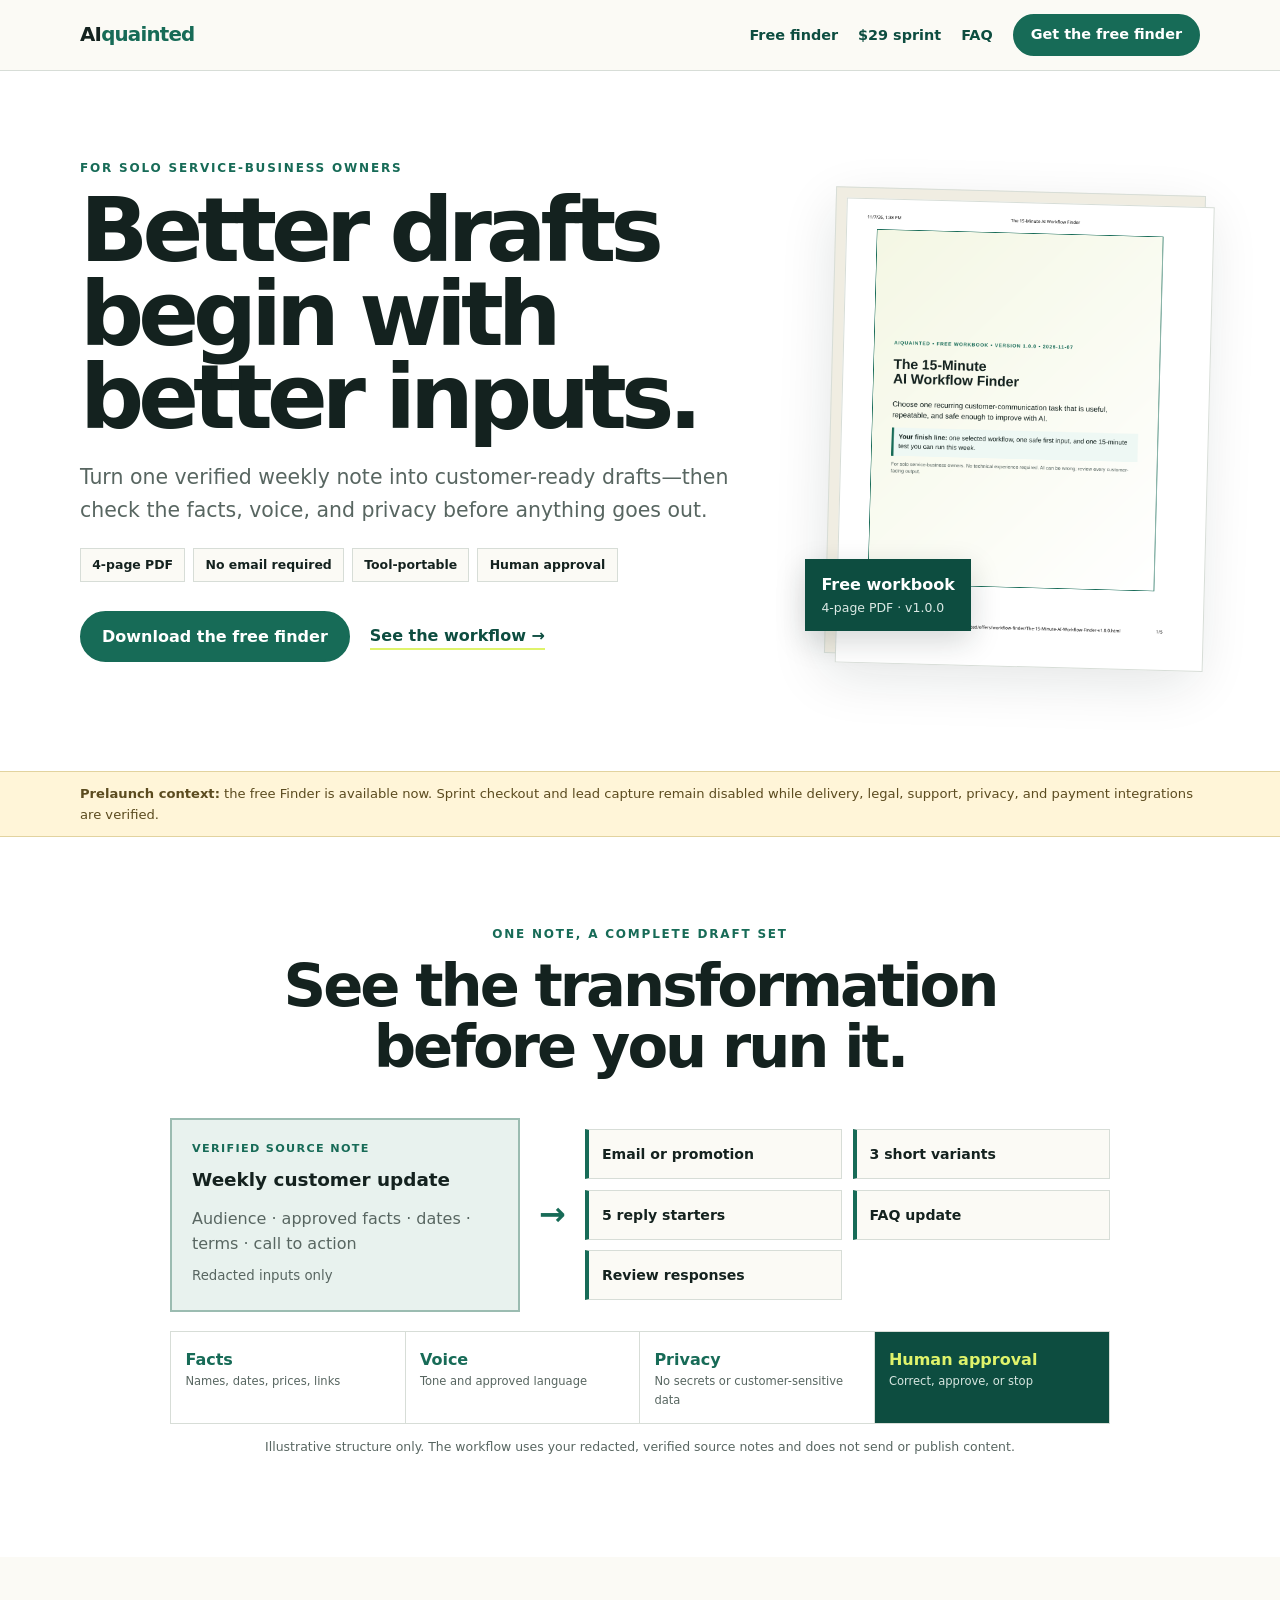
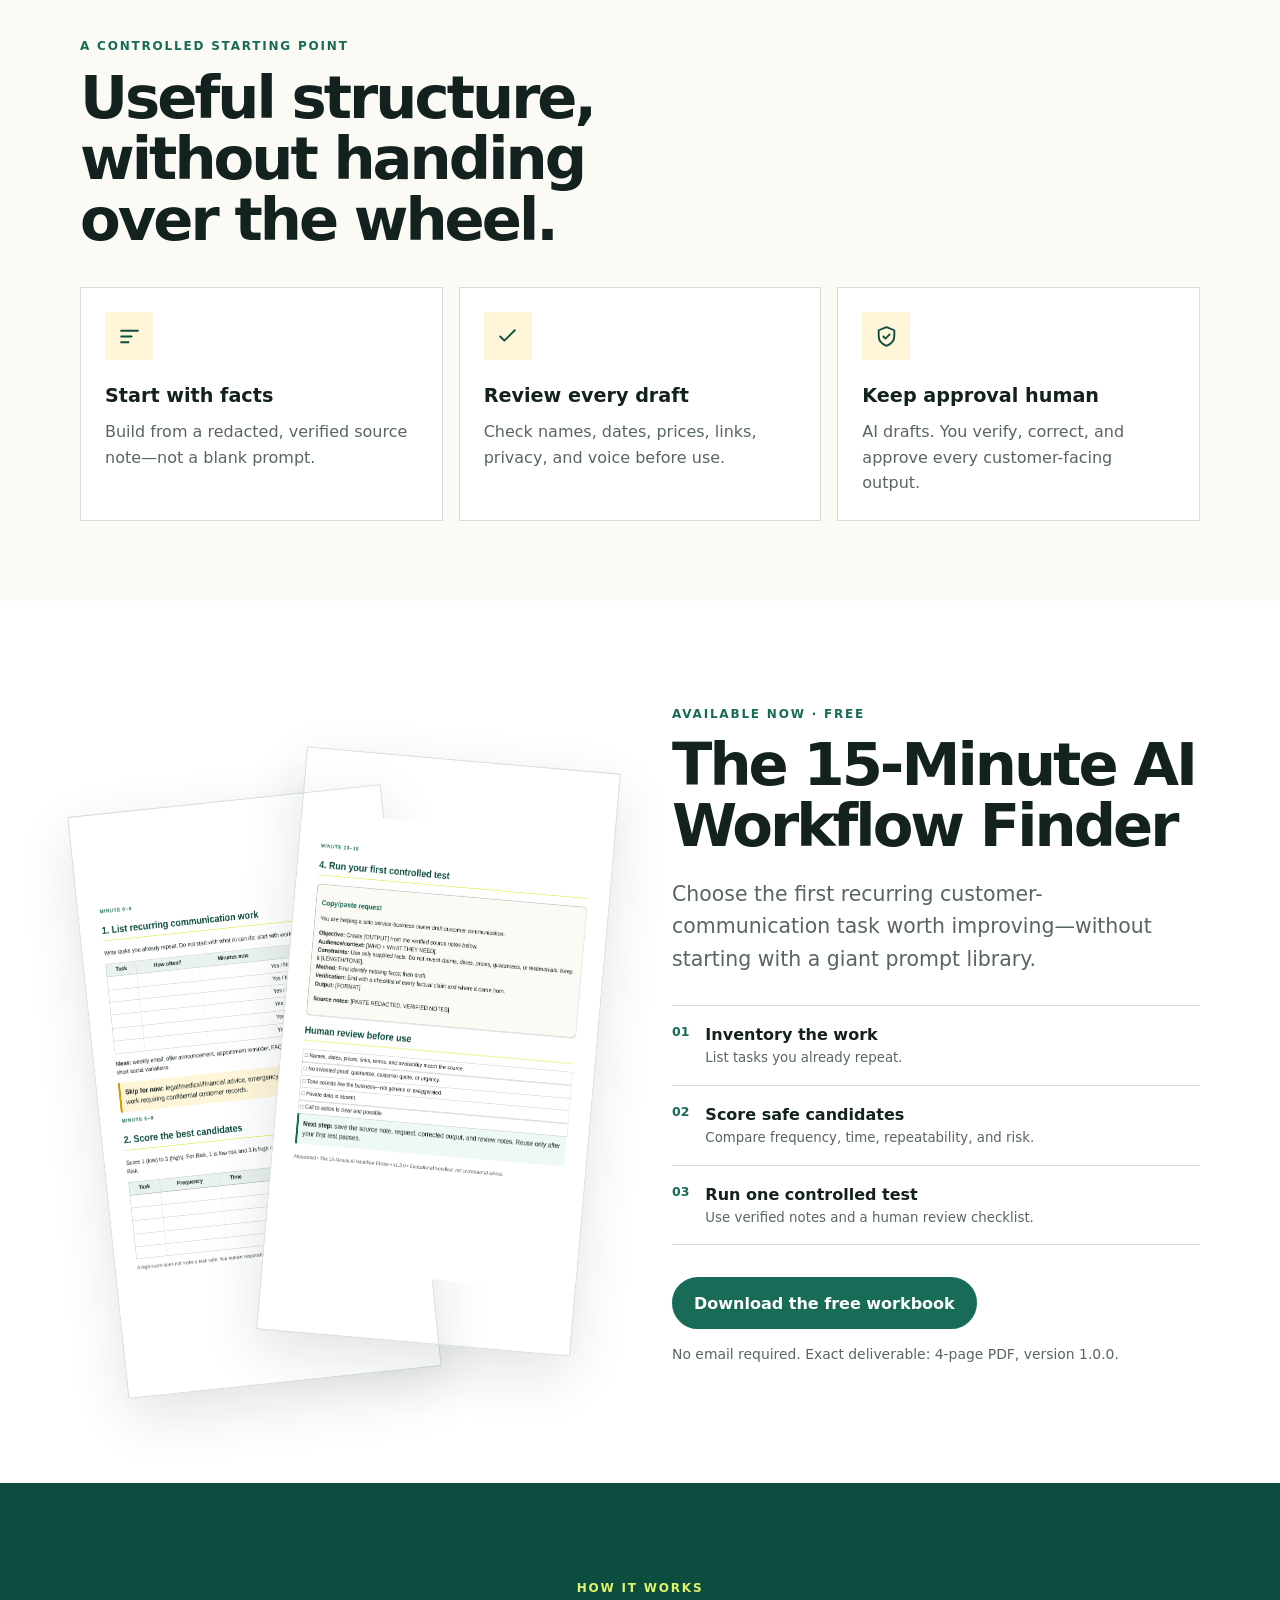
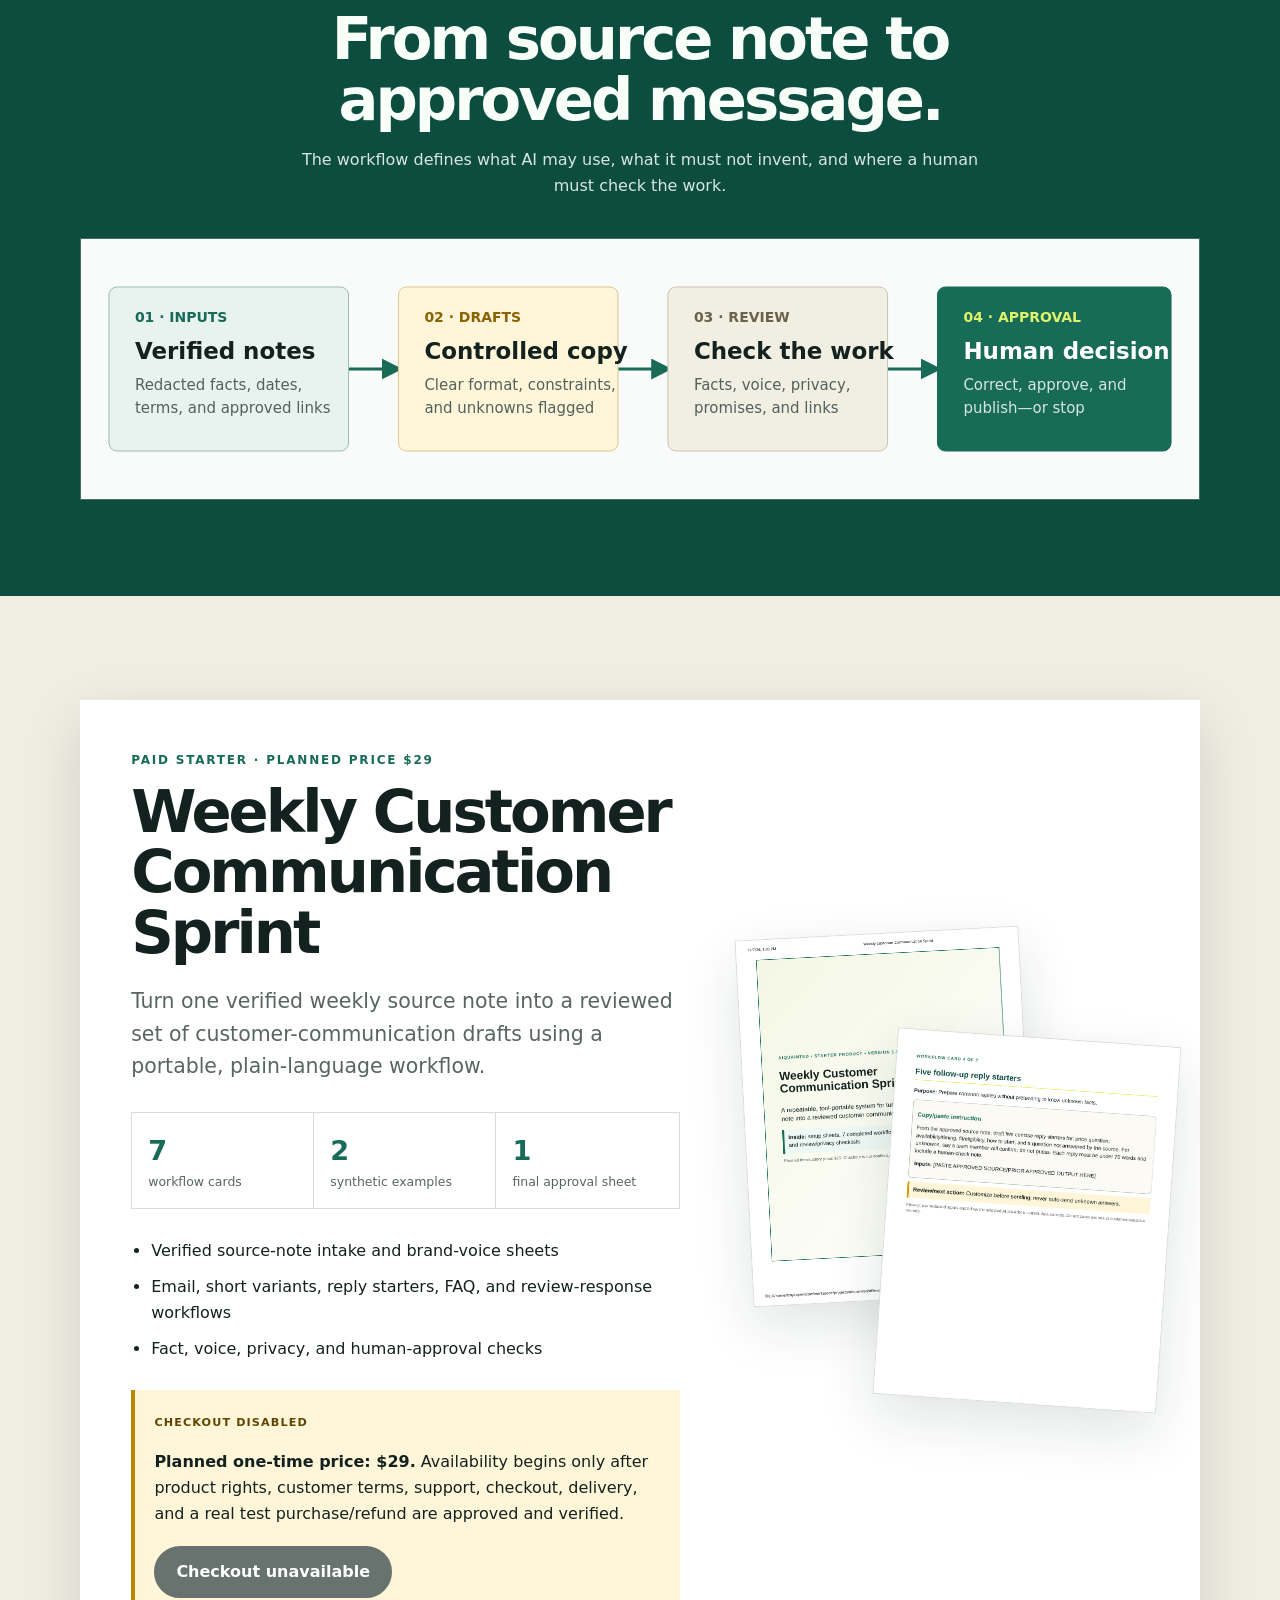
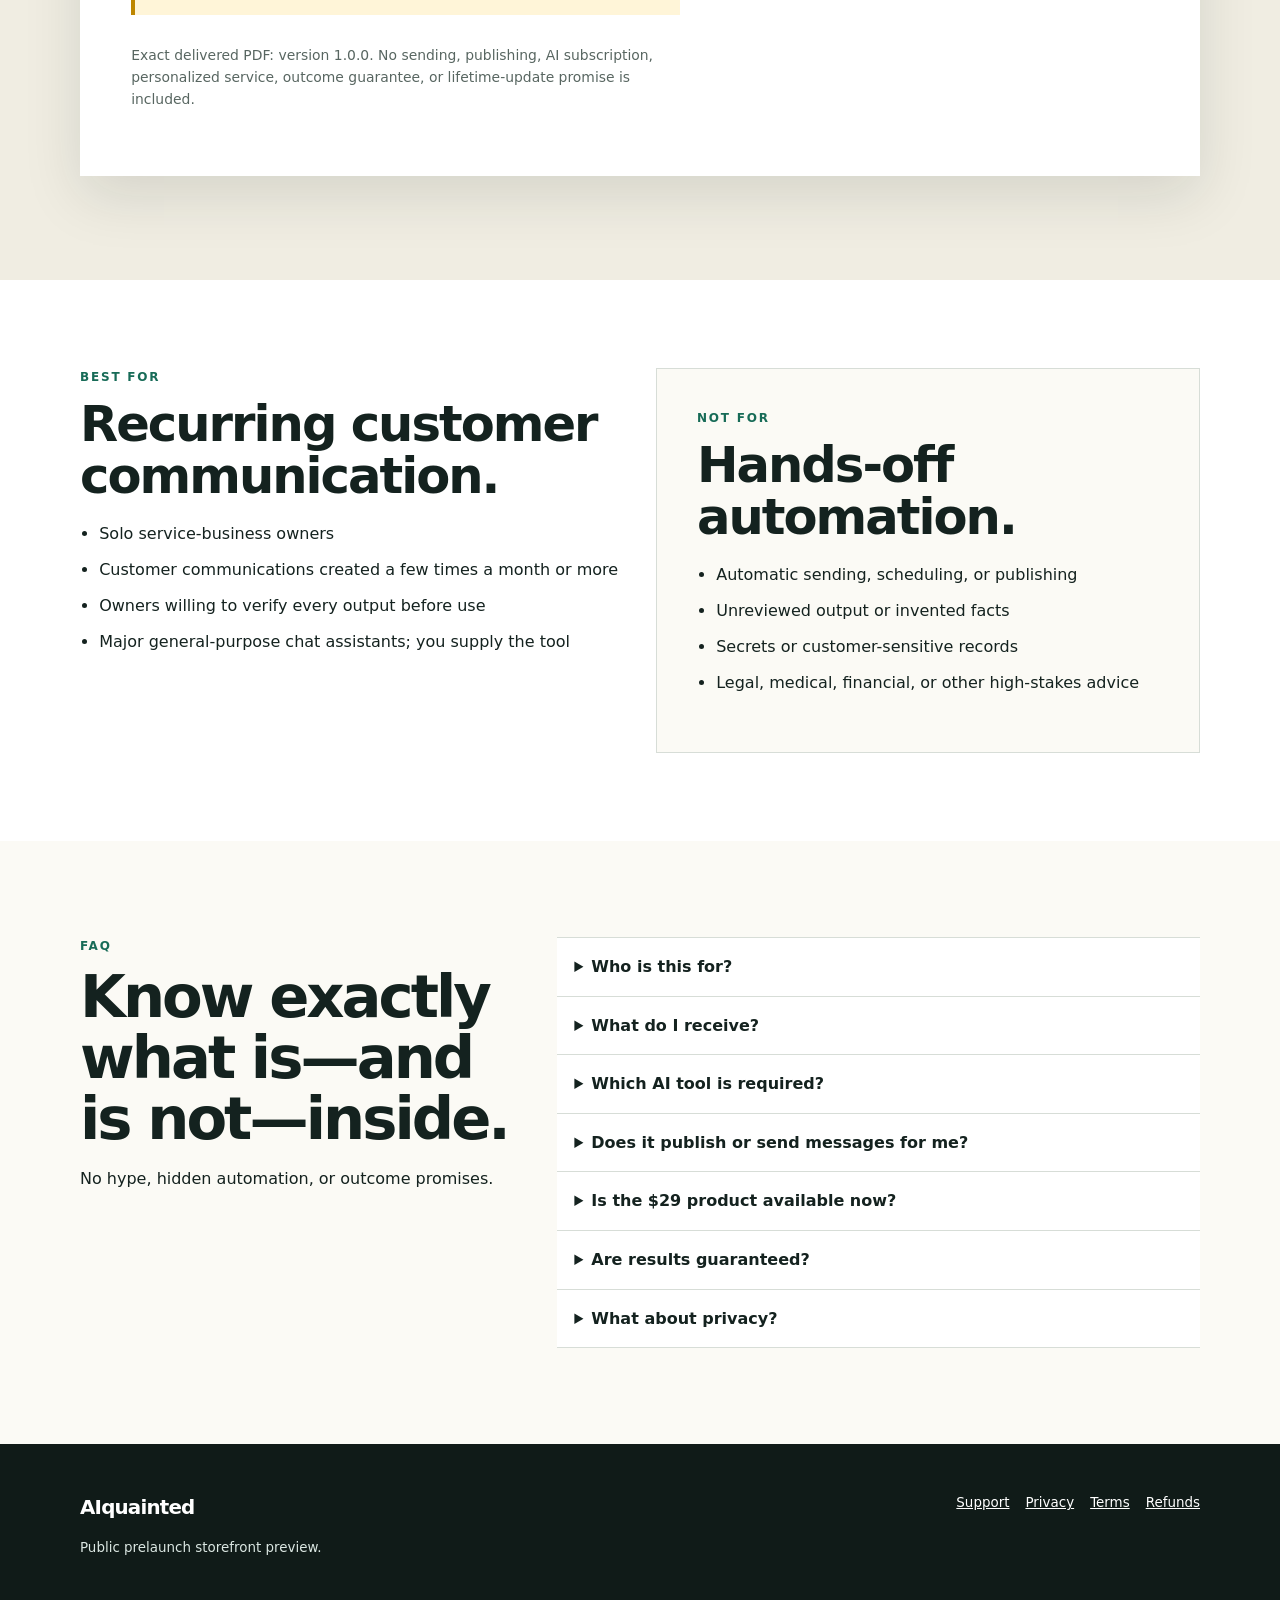
<file: index.html>
<!doctype html>
<html lang="en"><head><meta charset="utf-8"><meta name="viewport" content="width=device-width,initial-scale=1"><meta name="description" content="A practical weekly customer-communication workflow for solo service-business owners."><meta name="robots" content="noindex,nofollow,noarchive"><title>AIquainted — Customer communication workflows for solo owners</title><link rel="stylesheet" href="assets/styles.css"><script defer src="assets/config.js"></script><script defer src="assets/site.js"></script></head><body><a class="skip" href="#main">Skip to content</a>
<header class="site-header"><div class="wrap nav"><a class="brand" href="index.html" aria-label="AIquainted home">AI<span>quainted</span></a><nav aria-label="Primary"><ul><li><a href="#free">Free finder</a></li><li><a href="#sprint">$29 sprint</a></li><li><a href="#faq">FAQ</a></li><li><a class="button button-small" href="#free">Get the free finder</a></li></ul></nav></div></header>
<main id="main"><section class="hero"><div class="wrap hero-grid"><div class="hero-copy"><p class="eyebrow">For solo service-business owners</p><h1>Better drafts begin with better inputs.</h1><p class="lede">Turn one verified weekly note into customer-ready drafts—then check the facts, voice, and privacy before anything goes out.</p><ul class="proof-chips" aria-label="Product details"><li>4-page PDF</li><li>No email required</li><li>Tool-portable</li><li>Human approval</li></ul><div class="actions"><a class="button" href="#free">Download the free finder</a><a class="text-link" href="#how">See the workflow <span aria-hidden="true">→</span></a></div></div><div class="hero-product" aria-label="Preview of The 15-Minute AI Workflow Finder"><div class="paper-stack"><img src="assets/images/workflow-finder-cover.png" width="1020" height="1320" alt="Cover of The 15-Minute AI Workflow Finder" decoding="async"></div><div class="product-tag"><strong>Free workbook</strong><span>4-page PDF · v1.0.0</span></div></div></div></section>
<div class="launch-notice"><div class="wrap"><strong>Prelaunch context:</strong> the free Finder is available now. Sprint checkout and lead capture remain disabled while delivery, legal, support, privacy, and payment integrations are verified.</div></div>
<section class="transformation" aria-labelledby="transform-title"><div class="wrap"><div class="section-head centered"><p class="eyebrow">One note, a complete draft set</p><h2 id="transform-title">See the transformation before you run it.</h2></div><div class="transform-grid"><article class="source-card"><span class="card-label">Verified source note</span><strong>Weekly customer update</strong><p>Audience · approved facts · dates · terms · call to action</p><small>Redacted inputs only</small></article><div class="flow-arrow" aria-hidden="true">→</div><div class="output-set" aria-label="Draft output set"><span>Email or promotion</span><span>3 short variants</span><span>5 reply starters</span><span>FAQ update</span><span>Review responses</span></div></div><div class="gate-strip" aria-label="Human review gates"><div><strong>Facts</strong><span>Names, dates, prices, links</span></div><div><strong>Voice</strong><span>Tone and approved language</span></div><div><strong>Privacy</strong><span>No secrets or customer-sensitive data</span></div><div class="gate-final"><strong>Human approval</strong><span>Correct, approve, or stop</span></div></div><p class="synthetic-note">Illustrative structure only. The workflow uses your redacted, verified source notes and does not send or publish content.</p></div></section>
<section class="benefits" aria-labelledby="benefit-title"><div class="wrap"><div class="section-head compact"><p class="eyebrow">A controlled starting point</p><h2 id="benefit-title">Useful structure, without handing over the wheel.</h2></div><div class="cards"><article class="card"><div class="icon" aria-hidden="true"><svg viewBox="0 0 24 24"><path d="M4 6.5h16M4 12h10M4 17.5h7"/></svg></div><h3>Start with facts</h3><p>Build from a redacted, verified source note—not a blank prompt.</p></article><article class="card"><div class="icon" aria-hidden="true"><svg viewBox="0 0 24 24"><path d="m5 12 4 4L19 6"/></svg></div><h3>Review every draft</h3><p>Check names, dates, prices, links, privacy, and voice before use.</p></article><article class="card"><div class="icon" aria-hidden="true"><svg viewBox="0 0 24 24"><path d="M12 3 4.5 6v5.5c0 4.5 3 7.8 7.5 9.5 4.5-1.7 7.5-5 7.5-9.5V6L12 3Z"/><path d="m9 12 2 2 4-4"/></svg></div><h3>Keep approval human</h3><p>AI drafts. You verify, correct, and approve every customer-facing output.</p></article></div></div></section>
<section id="free" class="free-offer"><div class="wrap offer-grid"><div class="spread" aria-label="Workbook page previews"><img class="page back" src="assets/images/workflow-finder-page-2.png" width="935" height="1210" alt="Task inventory page from the Workflow Finder" loading="lazy" decoding="async"><img class="page front" src="assets/images/workflow-finder-page-4.png" width="935" height="1210" alt="Controlled first-test page from the Workflow Finder" loading="lazy" decoding="async"></div><div><p class="eyebrow">Available now · free</p><h2>The 15-Minute AI Workflow Finder</h2><p class="section-lede">Choose the first recurring customer-communication task worth improving—without starting with a giant prompt library.</p><ul class="feature-list"><li><span aria-hidden="true">01</span><div><strong>Inventory the work</strong><small>List tasks you already repeat.</small></div></li><li><span aria-hidden="true">02</span><div><strong>Score safe candidates</strong><small>Compare frequency, time, repeatability, and risk.</small></div></li><li><span aria-hidden="true">03</span><div><strong>Run one controlled test</strong><small>Use verified notes and a human review checklist.</small></div></li></ul><a class="button" href="downloads/The-15-Minute-AI-Workflow-Finder-v1.0.0.pdf" download data-event="lead_delivery">Download the free workbook</a><p class="note">No email required. Exact deliverable: 4-page PDF, version 1.0.0.</p></div></div></section>
<section id="how" class="workflow-section"><div class="wrap"><div class="section-head centered"><p class="eyebrow">How it works</p><h2>From source note to approved message.</h2><p>The workflow defines what AI may use, what it must not invent, and where a human must check the work.</p></div><img class="workflow-diagram" src="assets/images/workflow.svg" width="1120" height="260" alt="Four-step workflow: verified inputs, controlled drafts, fact voice and privacy review, then human approval" loading="lazy"></div></section>
<section id="sprint" class="product"><div class="wrap product-box"><div class="sprint-copy"><p class="eyebrow">Paid starter · planned price $29</p><h2>Weekly Customer Communication Sprint</h2><p class="section-lede">Turn one verified weekly source note into a reviewed set of customer-communication drafts using a portable, plain-language workflow.</p><div class="mini-grid"><div><strong>7</strong><span>workflow cards</span></div><div><strong>2</strong><span>synthetic examples</span></div><div><strong>1</strong><span>final approval sheet</span></div></div><ul class="checklist"><li>Verified source-note intake and brand-voice sheets</li><li>Email, short variants, reply starters, FAQ, and review-response workflows</li><li>Fact, voice, privacy, and human-approval checks</li></ul><div class="disabled-panel"><span class="status">Checkout disabled</span><p><strong>Planned one-time price: $29.</strong> Availability begins only after product rights, customer terms, support, checkout, delivery, and a real test purchase/refund are approved and verified.</p><a class="button" href="#" aria-disabled="true" data-event="checkout_start">Checkout unavailable</a></div><p class="note">Exact delivered PDF: version 1.0.0. No sending, publishing, AI subscription, personalized service, outcome guarantee, or lifetime-update promise is included.</p></div><div class="sprint-preview" aria-label="Preview of the Weekly Customer Communication Sprint"><img class="sprint-cover" src="assets/images/communication-sprint-cover.png" width="1020" height="1320" alt="Cover of the Weekly Customer Communication Sprint" loading="lazy"><img class="sprint-page" src="assets/images/communication-sprint-workflow.png" width="935" height="1210" alt="Final fact, voice, and privacy review workflow card" loading="lazy"></div></div></section>
<section class="fit"><div class="wrap fit-grid"><div><p class="eyebrow">Best for</p><h2>Recurring customer communication.</h2><ul class="fit-list"><li>Solo service-business owners</li><li>Customer communications created a few times a month or more</li><li>Owners willing to verify every output before use</li><li>Major general-purpose chat assistants; you supply the tool</li></ul></div><div class="not-for"><p class="eyebrow">Not for</p><h2>Hands-off automation.</h2><ul class="fit-list"><li>Automatic sending, scheduling, or publishing</li><li>Unreviewed output or invented facts</li><li>Secrets or customer-sensitive records</li><li>Legal, medical, financial, or other high-stakes advice</li></ul></div></div></section>
<section id="faq" class="faq"><div class="wrap faq-grid"><div class="section-head"><p class="eyebrow">FAQ</p><h2>Know exactly what is—and is not—inside.</h2><p>No hype, hidden automation, or outcome promises.</p></div><div><details><summary>Who is this for?</summary><p>Solo service-business owners who create customer communications at least a few times a month and want a more repeatable AI-assisted process.</p></details><details><summary>What do I receive?</summary><p>The free Finder is a 4-page PDF. The paid Sprint is a versioned PDF containing two setup sheets, 7 workflow cards, 2 synthetic examples, and final review instructions.</p></details><details><summary>Which AI tool is required?</summary><p>No specific brand is required. The copy/paste workflows are designed for major general-purpose chat assistants. You provide your own tool and must check its current data controls.</p></details><details><summary>Does it publish or send messages for me?</summary><p>No. It creates a controlled drafting and review process. A human must verify and approve every customer-facing output.</p></details><details><summary>Is the $29 product available now?</summary><p>No. $29 is the planned initial test price. Checkout and lead capture are disabled until legal terms, support, delivery, payment, privacy, and end-to-end testing are complete.</p></details><details><summary>Are results guaranteed?</summary><p>No. AI output varies and can be incorrect. The package includes review steps but does not guarantee time savings, sales, accuracy, or other business outcomes.</p></details><details><summary>What about privacy?</summary><p>Do not paste secrets or customer-sensitive information. Use redacted placeholders and review the chosen provider’s current data settings and policies.</p></details></div></div></section></main>
<footer class="site-footer"><div class="wrap footer-grid"><div><a class="brand footer-brand" href="index.html">AIquainted</a><p class="small">Public prelaunch storefront preview.</p></div><div class="footer-links small"><a href="support.html">Support</a><a href="privacy.html">Privacy</a><a href="terms.html">Terms</a><a href="refunds.html">Refunds</a></div></div></footer></body></html>
</file>
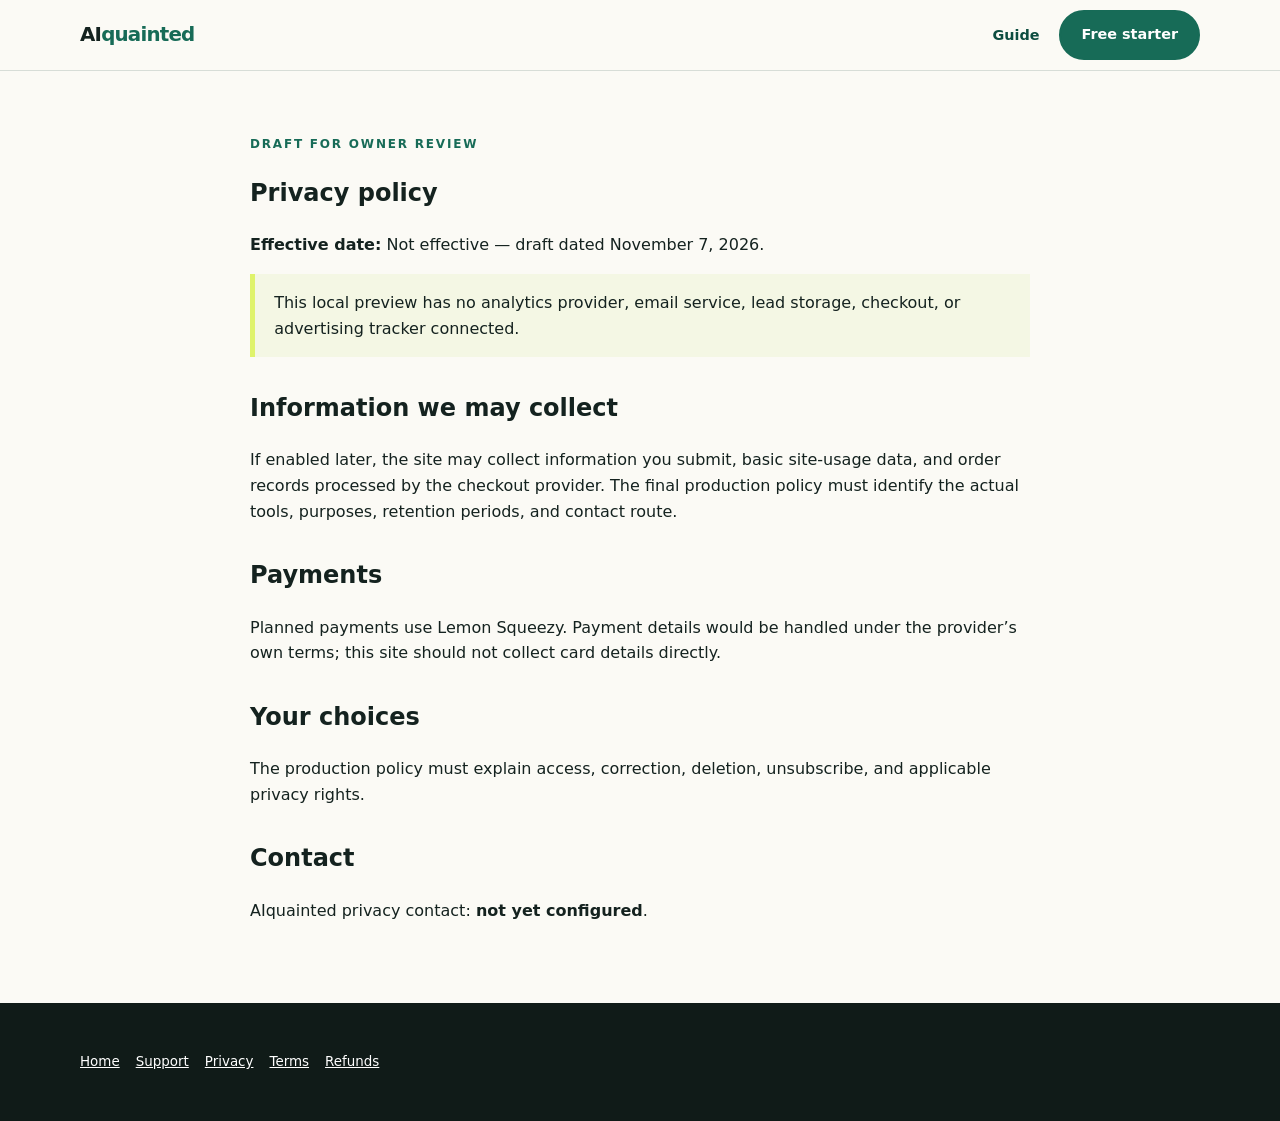
<file: privacy.html>
<!doctype html><html lang="en"><head><meta charset="utf-8"><meta name="viewport" content="width=device-width,initial-scale=1"><meta name="robots" content="noindex"><title>Privacy policy — AIquainted</title><link rel="stylesheet" href="assets/styles.css"><script defer src="assets/site.js"></script></head><body><a class="skip" href="#main">Skip to content</a><header class="site-header"><div class="wrap nav"><a class="brand" href="index.html">AI<span>quainted</span></a><nav aria-label="Primary"><ul><li><a href="index.html#guide">Guide</a></li><li><a class="button" href="index.html#free">Free starter</a></li></ul></nav></div></header><main id="main" class="page"><article class="wrap prose"><p class="eyebrow">Draft for owner review</p><h1 class="page-title">Privacy policy</h1><p><strong>Effective date:</strong> Not effective — draft dated November 7, 2026.</p><div class="callout">This local preview has no analytics provider, email service, lead storage, checkout, or advertising tracker connected.</div><h2>Information we may collect</h2><p>If enabled later, the site may collect information you submit, basic site-usage data, and order records processed by the checkout provider. The final production policy must identify the actual tools, purposes, retention periods, and contact route.</p><h2>Payments</h2><p>Planned payments use Lemon Squeezy. Payment details would be handled under the provider’s own terms; this site should not collect card details directly.</p><h2>Your choices</h2><p>The production policy must explain access, correction, deletion, unsubscribe, and applicable privacy rights.</p><h2>Contact</h2><p>AIquainted privacy contact: <strong>not yet configured</strong>.</p></article></main><footer class="site-footer"><div class="wrap footer-links small"><a href="index.html">Home</a><a href="support.html">Support</a><a href="privacy.html">Privacy</a><a href="terms.html">Terms</a><a href="refunds.html">Refunds</a></div></footer></body></html>
</file>
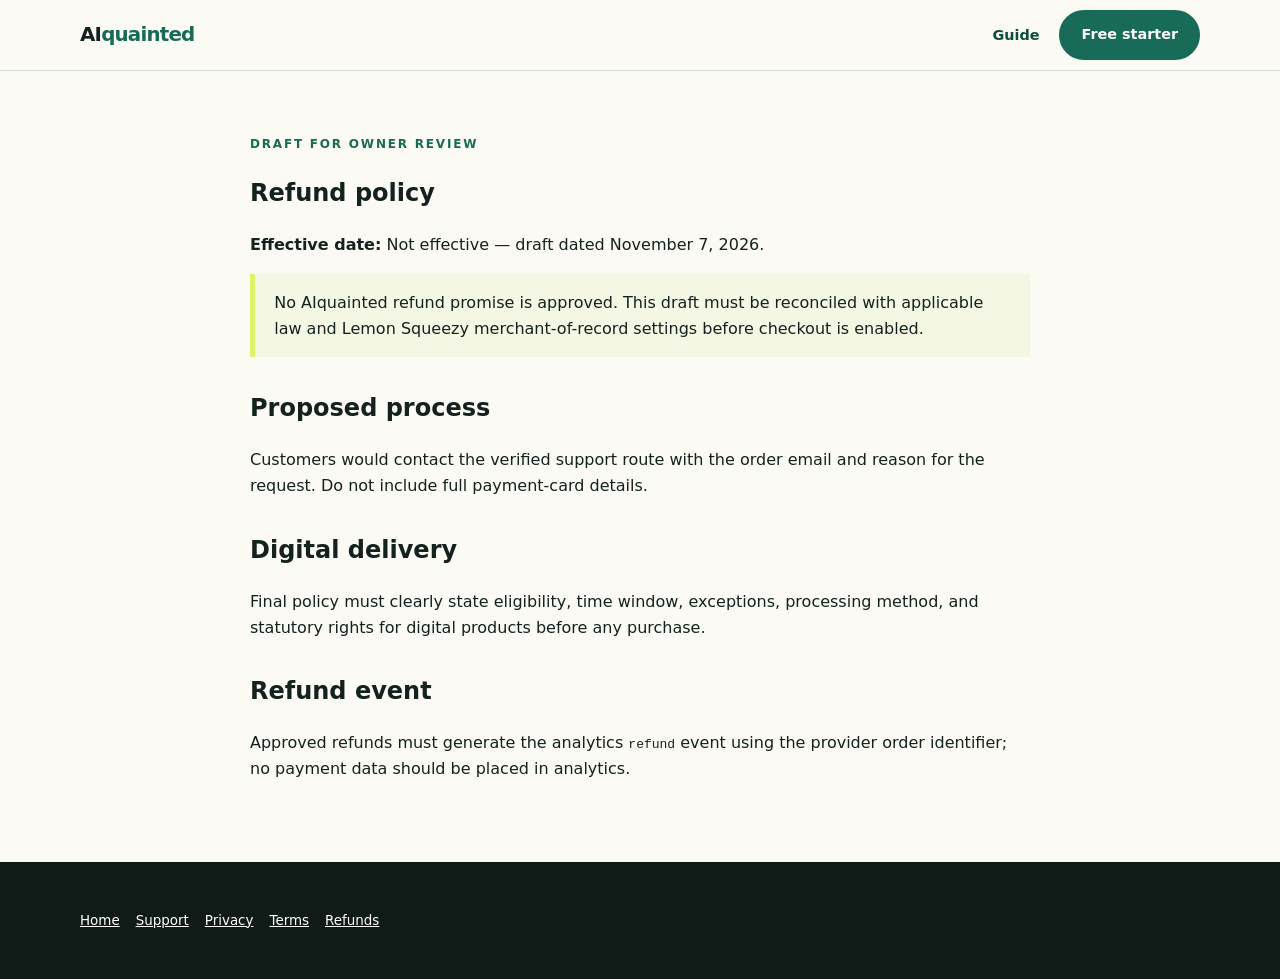
<file: refunds.html>
<!doctype html><html lang="en"><head><meta charset="utf-8"><meta name="viewport" content="width=device-width,initial-scale=1"><meta name="robots" content="noindex"><title>Refund policy — AIquainted</title><link rel="stylesheet" href="assets/styles.css"><script defer src="assets/site.js"></script></head><body><a class="skip" href="#main">Skip to content</a><header class="site-header"><div class="wrap nav"><a class="brand" href="index.html">AI<span>quainted</span></a><nav aria-label="Primary"><ul><li><a href="index.html#guide">Guide</a></li><li><a class="button" href="index.html#free">Free starter</a></li></ul></nav></div></header><main id="main" class="page"><article class="wrap prose"><p class="eyebrow">Draft for owner review</p><h1 class="page-title">Refund policy</h1><p><strong>Effective date:</strong> Not effective — draft dated November 7, 2026.</p><div class="callout">No AIquainted refund promise is approved. This draft must be reconciled with applicable law and Lemon Squeezy merchant-of-record settings before checkout is enabled.</div><h2>Proposed process</h2><p>Customers would contact the verified support route with the order email and reason for the request. Do not include full payment-card details.</p><h2>Digital delivery</h2><p>Final policy must clearly state eligibility, time window, exceptions, processing method, and statutory rights for digital products before any purchase.</p><h2>Refund event</h2><p>Approved refunds must generate the analytics <code>refund</code> event using the provider order identifier; no payment data should be placed in analytics.</p></article></main><footer class="site-footer"><div class="wrap footer-links small"><a href="index.html">Home</a><a href="support.html">Support</a><a href="privacy.html">Privacy</a><a href="terms.html">Terms</a><a href="refunds.html">Refunds</a></div></footer></body></html>
</file>
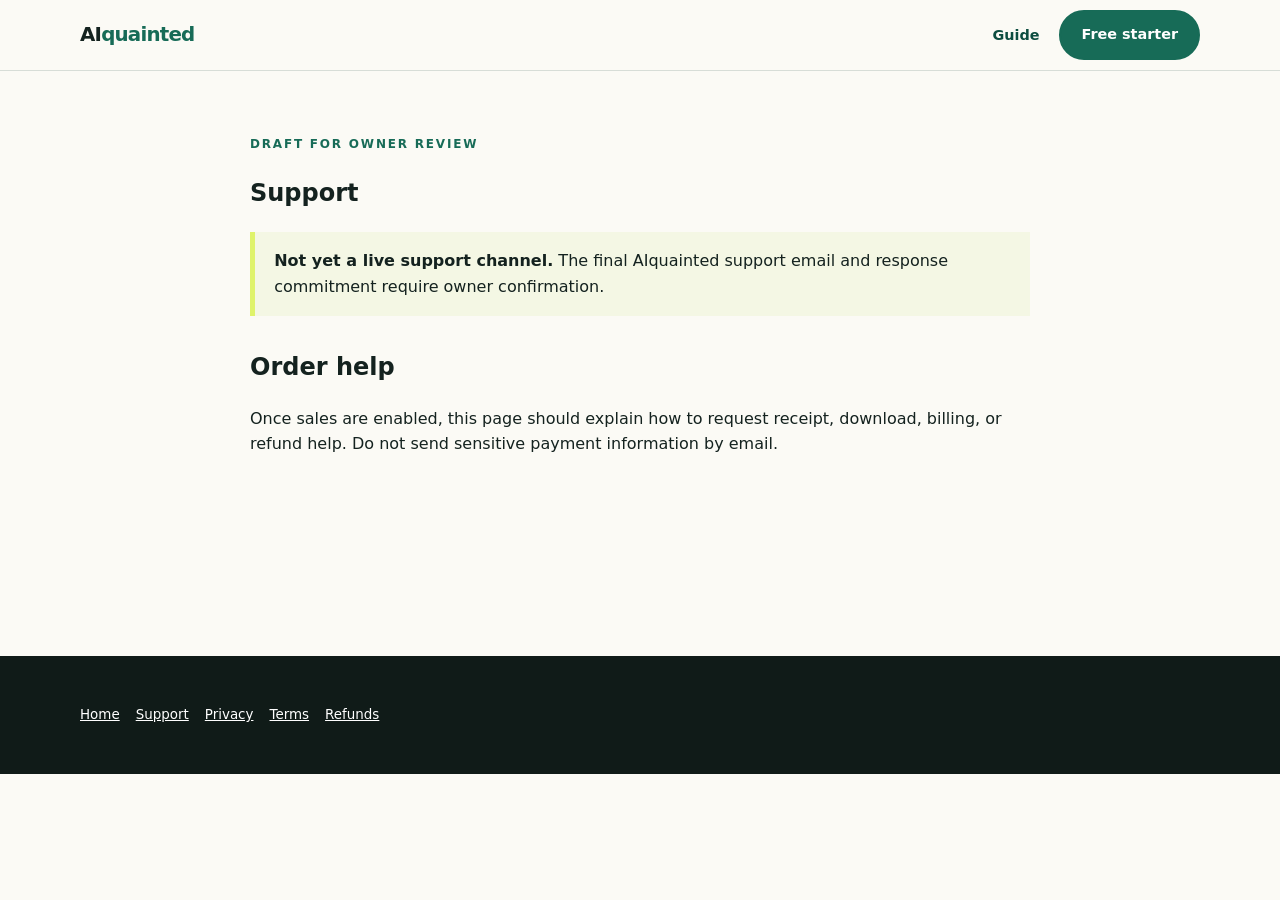
<file: support.html>
<!doctype html><html lang="en"><head><meta charset="utf-8"><meta name="viewport" content="width=device-width,initial-scale=1"><meta name="robots" content="noindex"><title>Support — AIquainted</title><link rel="stylesheet" href="assets/styles.css"><script defer src="assets/site.js"></script></head><body><a class="skip" href="#main">Skip to content</a><header class="site-header"><div class="wrap nav"><a class="brand" href="index.html">AI<span>quainted</span></a><nav aria-label="Primary"><ul><li><a href="index.html#guide">Guide</a></li><li><a class="button" href="index.html#free">Free starter</a></li></ul></nav></div></header><main id="main" class="page"><article class="wrap prose"><p class="eyebrow">Draft for owner review</p><h1 class="page-title">Support</h1><div class="callout"><strong>Not yet a live support channel.</strong> The final AIquainted support email and response commitment require owner confirmation.</div><h2>Order help</h2><p>Once sales are enabled, this page should explain how to request receipt, download, billing, or refund help. Do not send sensitive payment information by email.</p></article></main><footer class="site-footer"><div class="wrap footer-links small"><a href="index.html">Home</a><a href="support.html">Support</a><a href="privacy.html">Privacy</a><a href="terms.html">Terms</a><a href="refunds.html">Refunds</a></div></footer></body></html>
</file>
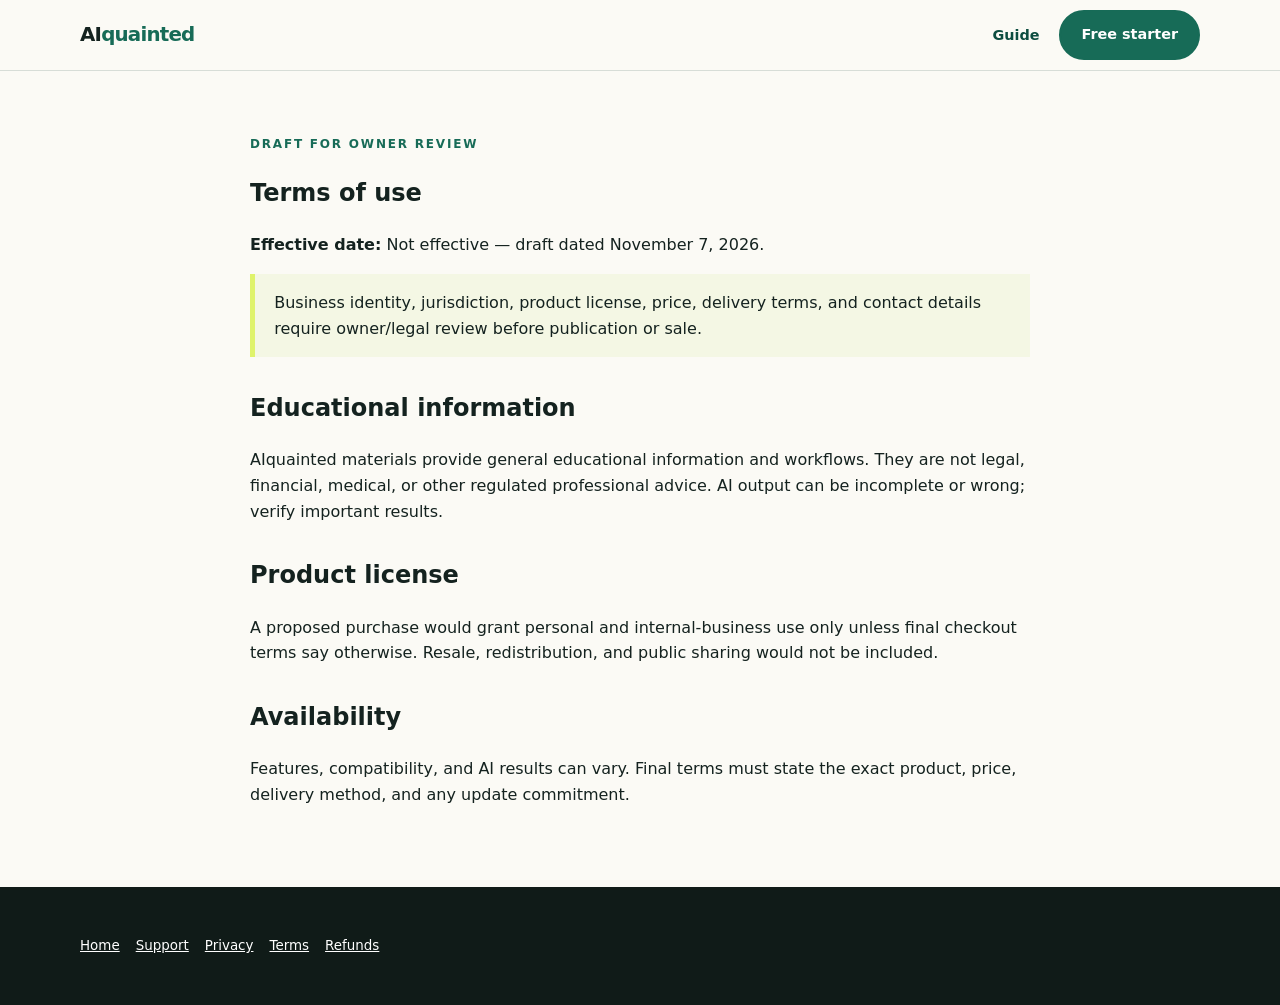
<file: terms.html>
<!doctype html><html lang="en"><head><meta charset="utf-8"><meta name="viewport" content="width=device-width,initial-scale=1"><meta name="robots" content="noindex"><title>Terms of use — AIquainted</title><link rel="stylesheet" href="assets/styles.css"><script defer src="assets/site.js"></script></head><body><a class="skip" href="#main">Skip to content</a><header class="site-header"><div class="wrap nav"><a class="brand" href="index.html">AI<span>quainted</span></a><nav aria-label="Primary"><ul><li><a href="index.html#guide">Guide</a></li><li><a class="button" href="index.html#free">Free starter</a></li></ul></nav></div></header><main id="main" class="page"><article class="wrap prose"><p class="eyebrow">Draft for owner review</p><h1 class="page-title">Terms of use</h1><p><strong>Effective date:</strong> Not effective — draft dated November 7, 2026.</p><div class="callout">Business identity, jurisdiction, product license, price, delivery terms, and contact details require owner/legal review before publication or sale.</div><h2>Educational information</h2><p>AIquainted materials provide general educational information and workflows. They are not legal, financial, medical, or other regulated professional advice. AI output can be incomplete or wrong; verify important results.</p><h2>Product license</h2><p>A proposed purchase would grant personal and internal-business use only unless final checkout terms say otherwise. Resale, redistribution, and public sharing would not be included.</p><h2>Availability</h2><p>Features, compatibility, and AI results can vary. Final terms must state the exact product, price, delivery method, and any update commitment.</p></article></main><footer class="site-footer"><div class="wrap footer-links small"><a href="index.html">Home</a><a href="support.html">Support</a><a href="privacy.html">Privacy</a><a href="terms.html">Terms</a><a href="refunds.html">Refunds</a></div></footer></body></html>
</file>
<file: assets/styles.css>
:root{--ink:#14221f;--muted:#586661;--paper:#fbfaf5;--cream:#f0ede2;--green:#176b57;--green-dark:#0d4d40;--lime:#dff36b;--line:#d7ddd7;--white:#fff;--warm:#fff5d8;--shadow:0 20px 55px rgba(20,34,31,.12);font-family:Inter,ui-sans-serif,system-ui,-apple-system,BlinkMacSystemFont,"Segoe UI",sans-serif;color:var(--ink);background:var(--paper);font-synthesis:none}*{box-sizing:border-box}html{scroll-behavior:smooth}body{margin:0;line-height:1.6}img{display:block;max-width:100%;height:auto}a{color:var(--green-dark)}a:focus-visible,summary:focus-visible{outline:3px solid #b47b00;outline-offset:4px}.skip{position:absolute;left:-9999px}.skip:focus{left:1rem;top:1rem;background:#fff;padding:.7rem;z-index:99}.wrap{width:min(1120px,calc(100% - 2rem));margin:auto}.site-header{position:sticky;top:0;z-index:20;background:rgba(251,250,245,.96);border-bottom:1px solid var(--line);backdrop-filter:blur(12px)}.nav{min-height:70px;display:flex;align-items:center;justify-content:space-between;gap:1rem}.brand{font-size:1.24rem;font-weight:900;text-decoration:none;color:var(--ink);letter-spacing:-.04em}.brand span{color:var(--green)}nav ul{display:flex;align-items:center;gap:1.25rem;list-style:none;margin:0;padding:0}nav a{text-decoration:none;font-weight:750;font-size:.9rem}.button{display:inline-flex;align-items:center;justify-content:center;border-radius:999px;padding:.88rem 1.25rem;background:var(--green);color:#fff;text-decoration:none;font-weight:850;border:2px solid var(--green);line-height:1.2}.button:hover{background:var(--green-dark);border-color:var(--green-dark)}.button-small{padding:.62rem 1rem}.button[aria-disabled=true]{background:#68736f;border-color:#68736f;cursor:not-allowed}.hero{padding:5.5rem 0 5rem;background:#fff}.hero-grid{display:grid;gap:4rem;align-items:center}.hero-copy{max-width:720px}.eyebrow{color:var(--green);font-size:.75rem;letter-spacing:.15em;text-transform:uppercase;font-weight:900;margin:0 0 .7rem}.hero h1{font-size:clamp(3rem,7vw,6rem);line-height:.93;letter-spacing:-.066em;margin:0 0 1.35rem;max-width:830px}.lede,.section-lede{font-size:clamp(1.08rem,2vw,1.28rem);color:var(--muted);max-width:690px}.actions{display:flex;align-items:center;flex-wrap:wrap;gap:1.25rem;margin:1.8rem 0}.text-link{font-weight:850;text-decoration:none;border-bottom:2px solid var(--lime)}.note{font-size:.87rem;color:var(--muted);max-width:760px}.hero-product{position:relative;max-width:390px;margin:auto}.paper-stack{position:relative;background:var(--cream);padding:18px;border:1px solid var(--line);box-shadow:var(--shadow);transform:rotate(1.5deg)}.paper-stack:before{content:"";position:absolute;inset:10px -10px -10px 10px;background:#fff;border:1px solid var(--line);z-index:-1}.product-tag{position:absolute;left:-25px;bottom:28px;background:var(--green-dark);color:white;padding:.8rem 1rem;box-shadow:0 10px 30px rgba(20,34,31,.18)}.product-tag strong,.product-tag span{display:block}.product-tag span{font-size:.78rem;color:#dbe9e4}.benefits{padding:5rem 0;background:var(--paper)}.section-head{max-width:720px;margin-bottom:2.3rem}.section-head.compact h2{max-width:650px}.section-head h2,.free-offer h2,.product h2{font-size:clamp(2.2rem,5vw,3.7rem);line-height:1.03;letter-spacing:-.05em;margin:.2rem 0 1rem}.cards{display:grid;gap:1rem}.card{background:#fff;border:1px solid var(--line);padding:1.5rem;min-height:220px}.card h3{font-size:1.2rem;margin:1.3rem 0 .45rem}.card p{color:var(--muted);margin:0}.icon{width:48px;height:48px;background:var(--warm);display:grid;place-items:center}.icon svg{width:25px;fill:none;stroke:var(--green-dark);stroke-width:1.8;stroke-linecap:round;stroke-linejoin:round}.free-offer{padding:6.5rem 0;background:#fff}.offer-grid{display:grid;gap:4rem;align-items:center}.spread{position:relative;min-height:565px;max-width:525px;margin:auto;width:100%}.spread .page{position:absolute;width:60%;border:1px solid var(--line);box-shadow:var(--shadow)}.spread .back{left:3%;top:7%;transform:rotate(-6deg)}.spread .front{right:2%;top:0;transform:rotate(5deg)}.feature-list{list-style:none;padding:0;margin:1.8rem 0 2rem;border-top:1px solid var(--line)}.feature-list li{display:flex;gap:1rem;padding:1rem 0;border-bottom:1px solid var(--line)}.feature-list li>span{font-weight:900;color:var(--green);font-size:.78rem}.feature-list strong,.feature-list small{display:block}.feature-list small{color:var(--muted)}.workflow-section{padding:6rem 0;background:var(--green-dark);color:#f7fff8}.workflow-section .eyebrow{color:var(--lime)}.workflow-section .section-head p:not(.eyebrow){color:#d7e6e0}.centered{text-align:center;margin:0 auto 2.5rem}.workflow-diagram{width:100%;background:#f8fbf9;border:1px solid #446f64}.product{padding:6.5rem 0;background:var(--cream)}.product-box{display:grid;gap:4rem;background:#fff;padding:clamp(1.4rem,4vw,3.5rem);box-shadow:var(--shadow);overflow:hidden}.mini-grid{display:grid;grid-template-columns:repeat(3,1fr);border:1px solid var(--line);margin:1.8rem 0}.mini-grid div{padding:1rem;border-right:1px solid var(--line)}.mini-grid div:last-child{border:0}.mini-grid strong,.mini-grid span{display:block}.mini-grid strong{font-size:1.7rem;color:var(--green)}.mini-grid span{font-size:.78rem;color:var(--muted)}.checklist{padding-left:1.25rem}.checklist li{margin:.65rem 0}.disabled-panel{background:var(--warm);border-left:4px solid #bd8600;padding:1.1rem 1.2rem;margin:1.8rem 0}.status{display:inline-block;color:#604500;font-size:.7rem;font-weight:900;letter-spacing:.1em;text-transform:uppercase}.disabled-panel .button{margin-top:.25rem}.sprint-preview{position:relative;min-height:610px;align-self:center}.sprint-preview img{position:absolute;width:70%;border:1px solid var(--line);box-shadow:var(--shadow)}.sprint-cover{left:0;top:0;transform:rotate(-3deg)}.sprint-page{right:-5%;top:17%;transform:rotate(4deg)}.faq{padding:6rem 0;background:var(--paper)}.faq-grid{display:grid;gap:3rem}.faq details{background:#fff;border-top:1px solid var(--line);padding:1rem 1.1rem}.faq details:last-child{border-bottom:1px solid var(--line)}.faq summary{font-weight:850;cursor:pointer}.faq details p{color:var(--muted)}.site-footer{background:#101b18;color:#dbe7e2;padding:3rem 0}.footer-brand,.site-footer a{color:#fff}.footer-grid{display:grid;gap:1.5rem}.footer-links{display:flex;flex-wrap:wrap;gap:1rem}.small{font-size:.84rem}.page{padding:4rem 0;min-height:65vh}.prose{max-width:780px}.prose h2{margin-top:2rem}.callout{border-left:5px solid var(--lime);background:#f4f7e4;padding:1rem 1.2rem}.visually-hidden{position:absolute;width:1px;height:1px;padding:0;margin:-1px;overflow:hidden;clip:rect(0,0,0,0);white-space:nowrap;border:0}@media(min-width:760px){.hero-grid{grid-template-columns:minmax(0,1.3fr) minmax(280px,.7fr)}.cards{grid-template-columns:repeat(3,1fr)}.offer-grid{grid-template-columns:1fr 1fr}.product-box{grid-template-columns:1.15fr .85fr}.faq-grid{grid-template-columns:.8fr 1.2fr}.footer-grid{grid-template-columns:1fr auto;align-items:start}}@media(max-width:759px){nav ul li:not(:last-child){display:none}.hero{padding:3.8rem 0 4rem}.hero-grid{gap:3rem}.hero h1{font-size:clamp(3rem,14vw,4.3rem)}.hero-product{width:82%}.product-tag{left:-12px}.benefits,.free-offer,.workflow-section,.product,.faq{padding:4.5rem 0}.spread{min-height:450px}.offer-grid{gap:2.5rem}.workflow-diagram{min-height:360px;object-fit:cover;object-position:left}.mini-grid{grid-template-columns:1fr}.mini-grid div{border-right:0;border-bottom:1px solid var(--line)}.sprint-preview{min-height:470px;margin-top:1rem}.sprint-preview img{width:68%}.button:not(.button-small){width:100%;text-align:center}.actions .text-link{margin:auto}}@media(max-width:420px){.wrap{width:min(100% - 1.25rem,1120px)}.nav{min-height:64px}.button-small{font-size:.78rem;padding:.55rem .75rem}.hero h1{font-size:3.25rem}.spread{min-height:390px}.sprint-preview{min-height:420px}}@media(prefers-reduced-motion:reduce){html{scroll-behavior:auto}}

.proof-chips{display:flex;flex-wrap:wrap;gap:.5rem;list-style:none;padding:0;margin:1.35rem 0}.proof-chips li{border:1px solid var(--line);background:var(--paper);padding:.38rem .7rem;font-size:.78rem;font-weight:800}.launch-notice{background:var(--warm);border-block:1px solid #e2d39f;padding:.7rem 0;color:#5b4b1f;font-size:.82rem}.transformation{padding:5.5rem 0;background:#fff}.transform-grid{display:grid;grid-template-columns:1fr auto 1.5fr;gap:1.2rem;align-items:center;max-width:940px;margin:auto}.source-card{border:2px solid #9bbcb1;background:#e8f2ee;padding:1.25rem;min-height:190px;display:flex;flex-direction:column;justify-content:center}.source-card strong{font-size:1.15rem;margin:.45rem 0}.source-card p,.source-card small{color:var(--muted);margin:.25rem 0}.card-label{font-size:.7rem;letter-spacing:.12em;text-transform:uppercase;font-weight:900;color:var(--green)}.flow-arrow{font-size:2rem;color:var(--green);font-weight:900}.output-set{display:grid;grid-template-columns:repeat(2,1fr);gap:.65rem}.output-set span{background:var(--paper);border:1px solid var(--line);border-left:4px solid var(--green);padding:.8rem;font-size:.88rem;font-weight:800}.gate-strip{display:grid;grid-template-columns:repeat(4,1fr);max-width:940px;margin:1.2rem auto 0;border:1px solid var(--line)}.gate-strip div{padding:.9rem;border-right:1px solid var(--line)}.gate-strip div:last-child{border:0}.gate-strip strong,.gate-strip span{display:block}.gate-strip strong{color:var(--green)}.gate-strip span{font-size:.72rem;color:var(--muted)}.gate-strip .gate-final{background:var(--green-dark)}.gate-strip .gate-final strong{color:var(--lime)}.gate-strip .gate-final span{color:#d7e6e0}.synthetic-note{text-align:center;font-size:.78rem;color:var(--muted)}.fit{padding:5.5rem 0;background:#fff}.fit-grid{display:grid;gap:2rem}.fit h2{font-size:clamp(2rem,4vw,3.1rem);line-height:1.05;letter-spacing:-.04em;margin:.2rem 0 1.2rem}.not-for{background:var(--paper);border:1px solid var(--line);padding:clamp(1.4rem,4vw,2.5rem)}.fit-list{padding-left:1.2rem}.fit-list li{margin:.65rem 0}@media(min-width:760px){.fit-grid{grid-template-columns:1fr 1fr;align-items:start}}@media(max-width:759px){.hero{padding-bottom:2.7rem}.proof-chips{margin:1rem 0}.proof-chips li{font-size:.72rem}.hero-grid{gap:2rem}.hero-product{width:70%}.transformation,.fit{padding:4.5rem 0}.transform-grid{grid-template-columns:1fr}.flow-arrow{transform:rotate(90deg);text-align:center;line-height:1}.gate-strip{grid-template-columns:1fr 1fr}.gate-strip div{border-bottom:1px solid var(--line)}.gate-strip div:nth-child(2){border-right:0}.gate-strip div:nth-last-child(-n+2){border-bottom:0}.output-set span{font-size:.8rem}}@media(max-width:420px){.hero{padding-top:2.6rem}.hero h1{font-size:3rem}.lede{font-size:1rem}.hero-product{width:66%}.product-tag{bottom:14px}.actions{margin:1.25rem 0}}
</file>
